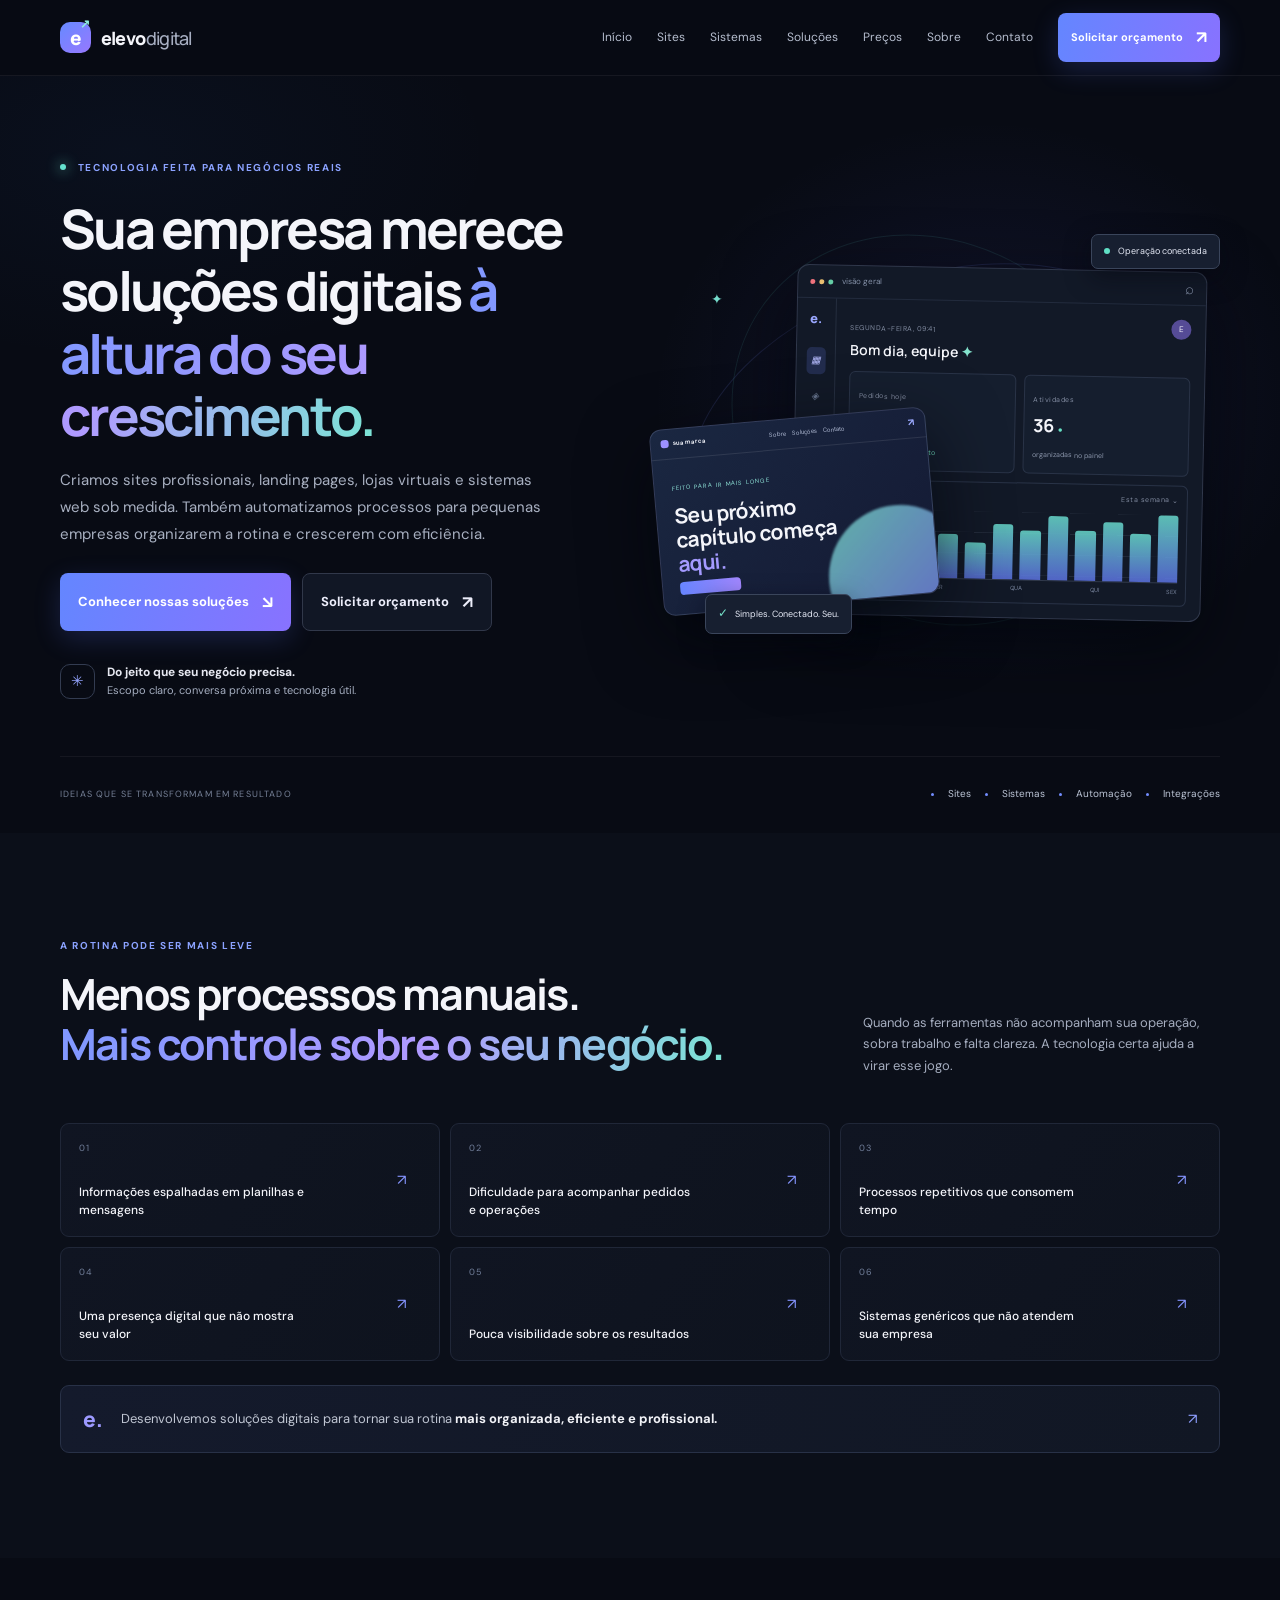
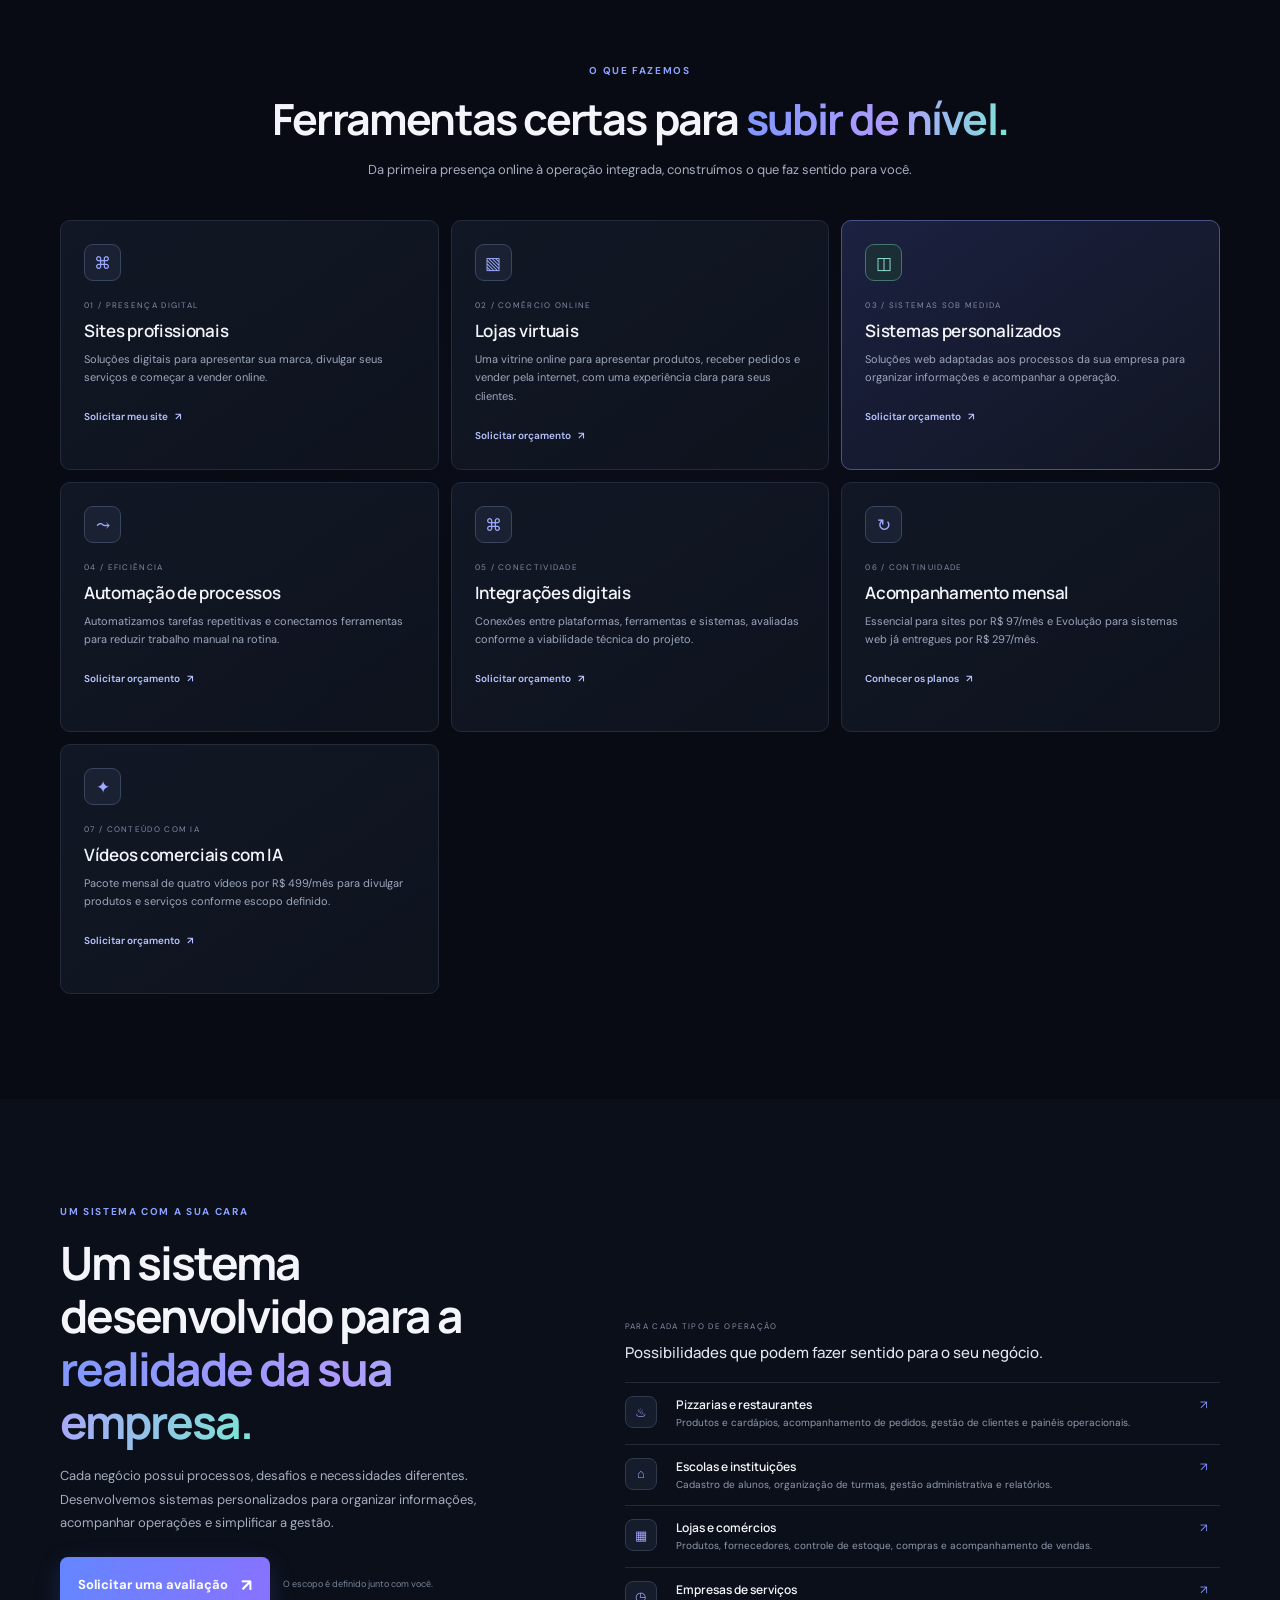
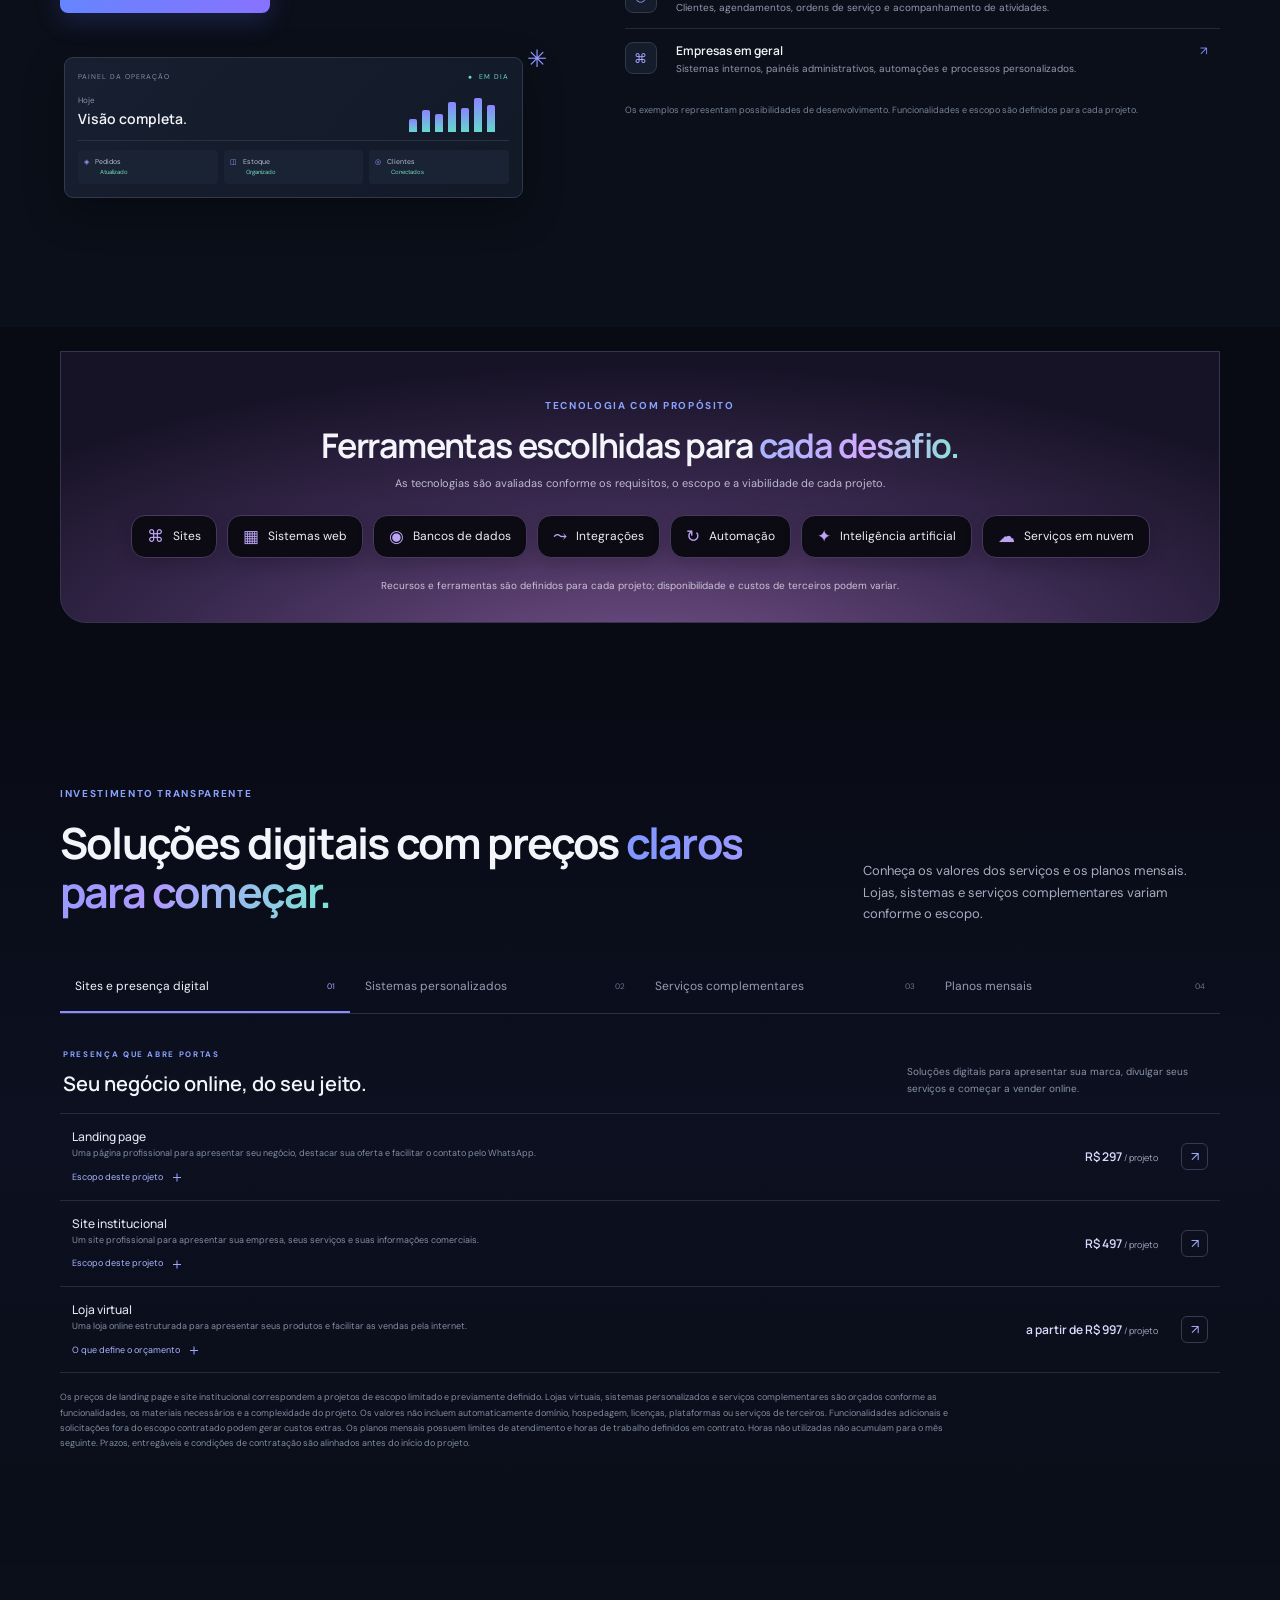
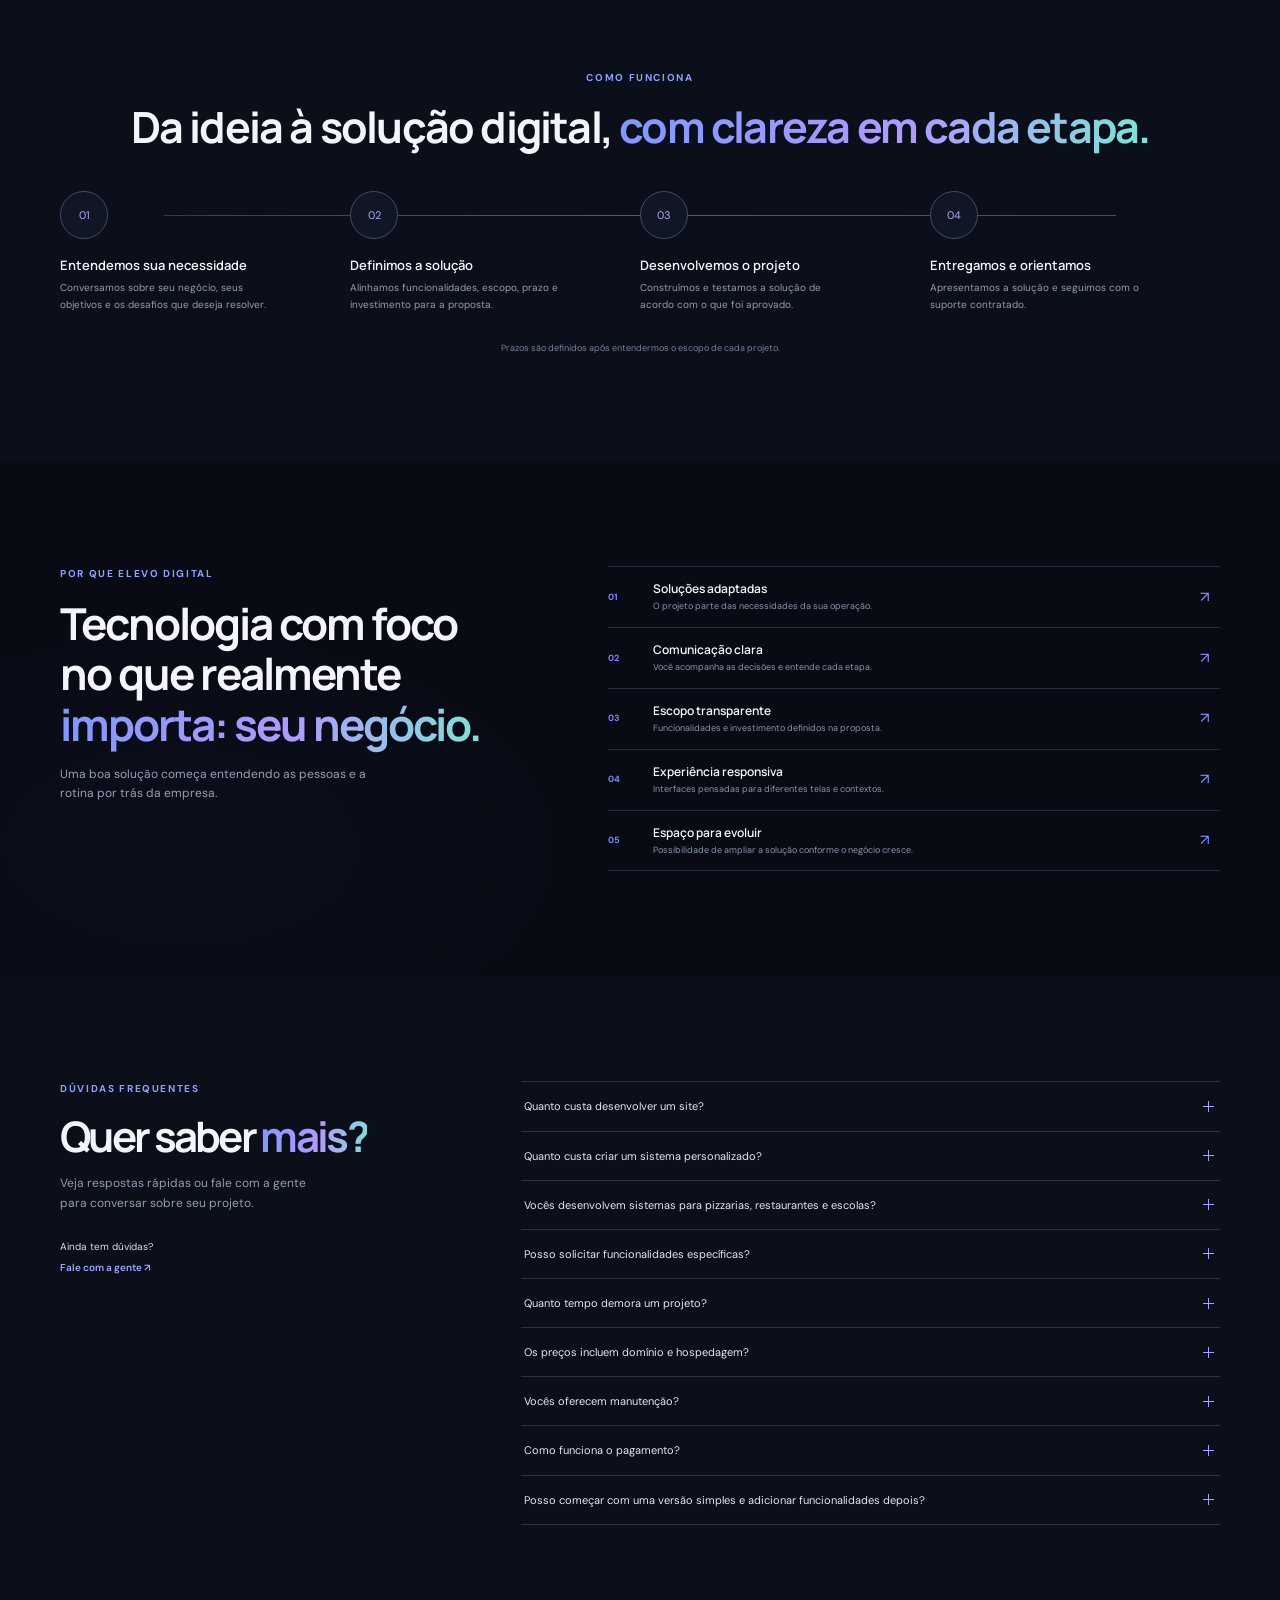
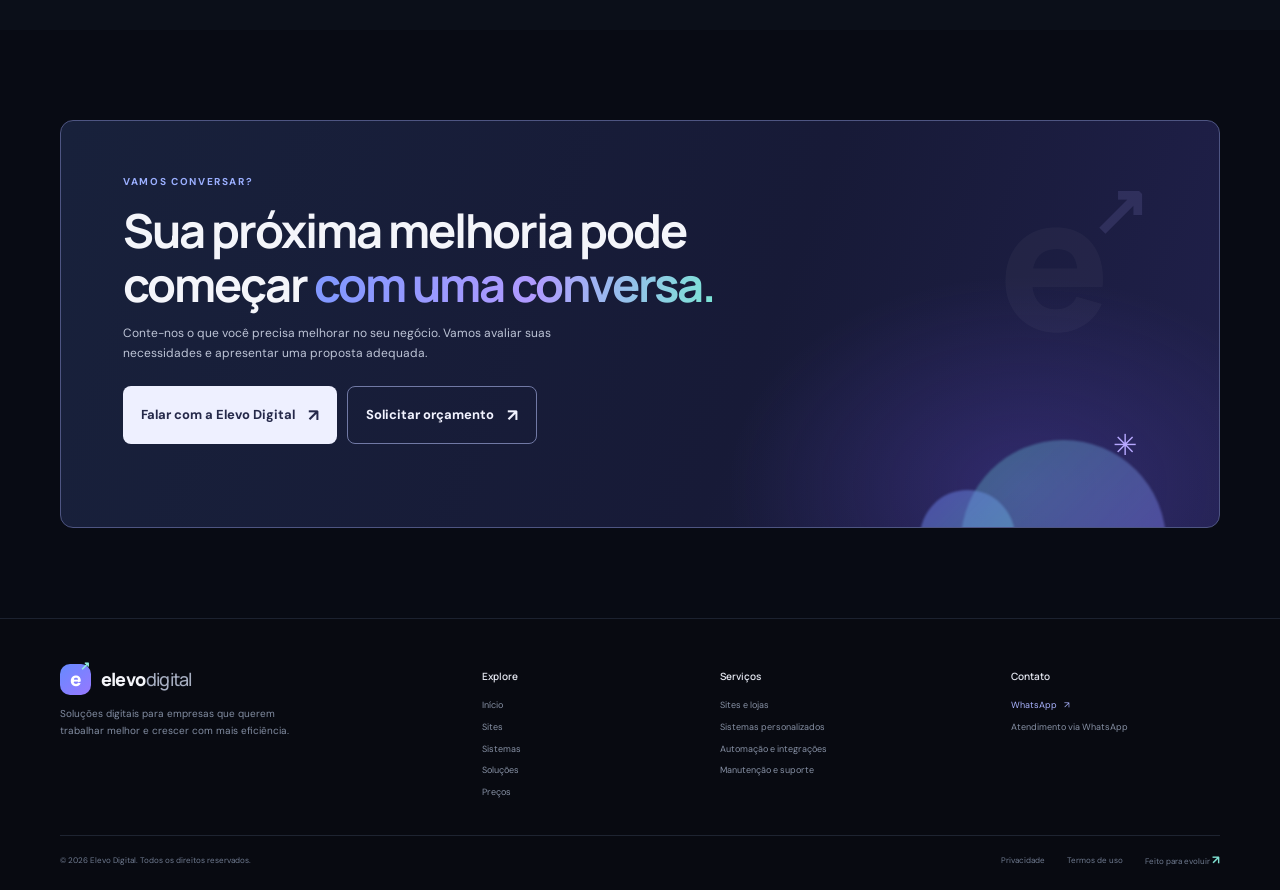
<file: index.html>
<!doctype html>
<html lang="pt-BR">
<head>
  <meta charset="utf-8">
  <meta name="viewport" content="width=device-width, initial-scale=1">
  <meta name="theme-color" content="#080b14">
  <meta name="description" content="Criação de sites profissionais, landing pages, lojas virtuais e sistemas web sob medida. Automação de processos e manutenção para pequenas empresas no Brasil.">
  <meta name="robots" content="index,follow,max-image-preview:large">
  <meta property="og:type" content="website">
  <meta property="og:site_name" content="Elevo Digital">
  <meta property="og:title" content="Elevo Digital | Criação de Sites, Sistemas Web e Automação">
  <meta property="og:description" content="Criação de sites profissionais, landing pages, lojas virtuais e sistemas web sob medida para empresas. Conheça a Elevo Digital.">
  <meta property="og:locale" content="pt_BR">
  <meta name="twitter:card" content="summary">
  <meta name="twitter:title" content="Elevo Digital | Criação de Sites, Sistemas Web e Automação">
  <meta name="twitter:description" content="Sites, landing pages, lojas virtuais e sistemas web sob medida para empresas brasileiras.">
  <link rel="icon" type="image/svg+xml" href="assets/favicon.svg">
  <title>Elevo Digital | Criação de Sites, Sistemas Web e Automação</title>
  <link rel="preconnect" href="https://fonts.googleapis.com">
  <link rel="preconnect" href="https://fonts.gstatic.com" crossorigin>
  <link href="https://fonts.googleapis.com/css2?family=DM+Sans:wght@400;500;600;700&family=Manrope:wght@400;500;600;700;800&display=swap" rel="stylesheet">
  <link rel="stylesheet" href="styles.css">
  <script src="config.js" defer></script>
  <script src="script.js" defer></script>
</head>
<body>
  <a class="skip-link" href="#conteudo">Pular para o conteúdo</a>
  <header class="site-header">
    <div class="container nav-wrap">
      <a class="brand" href="#inicio" aria-label="Elevo Digital, início"><span class="brand-mark" aria-hidden="true">e<span>↗</span></span><span>elevo<span class="brand-light">digital</span></span></a>
      <button class="menu-toggle" type="button" aria-expanded="false" aria-controls="site-nav" aria-label="Abrir menu"><span></span><span></span></button>
      <nav id="site-nav" class="site-nav" aria-label="Navegação principal">
        <a href="#inicio">Início</a><a href="#sites">Sites</a><a href="#sistemas">Sistemas</a><a href="#solucoes">Soluções</a><a href="#precos">Preços</a><a href="#sobre">Sobre</a><a href="#contato">Contato</a>
        <a class="button button-small nav-cta" href="#contato" data-quote="Orçamento geral">Solicitar orçamento <span aria-hidden="true">↗</span></a>
      </nav>
    </div>
  </header>

  <main id="conteudo">
    <section class="hero section" id="inicio">
      <div class="container hero-grid">
        <div class="hero-copy">
          <div class="eyebrow"><span class="pulse"></span> TECNOLOGIA FEITA PARA NEGÓCIOS REAIS</div>
          <h1>Sua empresa merece soluções digitais <span>à altura do seu crescimento.</span></h1>
          <p class="hero-lede">Criamos sites profissionais, landing pages, lojas virtuais e sistemas web sob medida. Também automatizamos processos para pequenas empresas organizarem a rotina e crescerem com eficiência.</p>
          <div class="hero-actions"><a class="button" href="#solucoes">Conhecer nossas soluções <span aria-hidden="true">↘</span></a><a class="button button-ghost" href="#contato" data-quote="Orçamento geral">Solicitar orçamento <span aria-hidden="true">↗</span></a></div>
          <div class="hero-proof"><div class="proof-icon" aria-hidden="true">✳</div><p><strong>Do jeito que seu negócio precisa.</strong><br>Escopo claro, conversa próxima e tecnologia útil.</p></div>
        </div>
        <div class="hero-art" role="img" aria-label="Painel digital de gestão conectado à prévia de um site profissional">
          <div class="orbit orbit-one"></div><div class="orbit orbit-two"></div>
          <div class="float-chip chip-top"><span class="chip-dot"></span> Operação conectada</div>
          <div class="dashboard window-card">
            <div class="window-top"><div class="window-dots"><i></i><i></i><i></i></div><span>visão geral</span><span class="window-plus">⌕</span></div>
            <div class="dash-body"><aside class="dash-side"><b class="mini-logo">e.</b><i class="side-active">▦</i><i>◈</i><i>◎</i><i>⌁</i><i>⚙</i></aside><div class="dash-main"><div class="dash-heading"><div><small>SEGUNDA-FEIRA, 09:41</small><h3>Bom dia, equipe <span>✦</span></h3></div><span class="dash-avatar">E</span></div><div class="metric-row"><div class="metric"><small>Pedidos hoje</small><strong>128</strong><span class="positive">↗ em acompanhamento</span></div><div class="metric"><small>Atividades</small><strong>36 <i>●</i></strong><span>organizadas no painel</span></div></div><div class="chart-card"><div class="chart-label"><span>Visão da operação</span><small>Esta semana&nbsp;⌄</small></div><div class="chart"><span style="height:33%"></span><span style="height:48%"></span><span style="height:42%"></span><span style="height:67%"></span><span style="height:55%"></span><span style="height:83%"></span><span style="height:74%"></span><span style="height:96%"></span><span style="height:76%"></span><span style="height:89%"></span><span style="height:72%"></span><span style="height:100%"></span></div><div class="chart-days"><span>SEG</span><span>TER</span><span>QUA</span><span>QUI</span><span>SEX</span></div></div></div></div>
          </div>
          <div class="site-preview window-card"><div class="preview-bar"><span class="preview-logo"><i></i> sua marca</span><span>Sobre&nbsp;&nbsp; Soluções&nbsp;&nbsp; Contato</span><b>↗</b></div><div class="preview-content"><small>FEITO PARA IR MAIS LONGE</small><strong>Seu próximo<br>capítulo começa<br><em>aqui.</em></strong><span class="preview-button"></span></div><div class="preview-sun"></div></div>
          <div class="float-chip chip-bottom"><span class="check">✓</span> Simples. Conectado. Seu.</div>
          <div class="decor decor-a">✳</div><div class="decor decor-b">✦</div>
        </div>
      </div>
      <div class="container hero-bottom"><span>IDEIAS QUE SE TRANSFORMAM EM RESULTADO</span><div><i></i> Sites <i></i> Sistemas <i></i> Automação <i></i> Integrações</div></div>
    </section>

    <section class="section pain-section" id="sobre"><div class="container">
      <div class="section-heading two-col"><div><div class="eyebrow">A ROTINA PODE SER MAIS LEVE</div><h2>Menos processos manuais.<br><span>Mais controle sobre o seu negócio.</span></h2></div><p>Quando as ferramentas não acompanham sua operação, sobra trabalho e falta clareza. A tecnologia certa ajuda a virar esse jogo.</p></div>
      <div class="pain-grid"><article class="pain-card"><span>01</span><b>Informações espalhadas em planilhas e mensagens</b><i>↗</i></article><article class="pain-card"><span>02</span><b>Dificuldade para acompanhar pedidos e operações</b><i>↗</i></article><article class="pain-card"><span>03</span><b>Processos repetitivos que consomem tempo</b><i>↗</i></article><article class="pain-card"><span>04</span><b>Uma presença digital que não mostra seu valor</b><i>↗</i></article><article class="pain-card"><span>05</span><b>Pouca visibilidade sobre os resultados</b><i>↗</i></article><article class="pain-card"><span>06</span><b>Sistemas genéricos que não atendem sua empresa</b><i>↗</i></article></div>
      <div class="statement"><span class="statement-mark">e.</span><p>Desenvolvemos soluções digitais para tornar sua rotina <strong>mais organizada, eficiente e profissional.</strong></p><span class="statement-arrow">↗</span></div>
    </div></section>

    <section class="section services-section" id="solucoes"><div class="container">
      <div class="section-heading center"><div class="eyebrow">O QUE FAZEMOS</div><h2>Ferramentas certas para <span>subir de nível.</span></h2><p>Da primeira presença online à operação integrada, construímos o que faz sentido para você.</p></div>
      <div class="services-grid">
        <article class="service-card" id="sites"><div class="service-icon">⌘</div><div class="service-number">01 / PRESENÇA DIGITAL</div><h3>Sites profissionais</h3><p>Soluções digitais para apresentar sua marca, divulgar seus serviços e começar a vender online.</p><a href="#contato" data-quote="Sites profissionais">Solicitar meu site <span>↗</span></a></article>
        <article class="service-card"><div class="service-icon">▧</div><div class="service-number">02 / COMÉRCIO ONLINE</div><h3>Lojas virtuais</h3><p>Uma vitrine online para apresentar produtos, receber pedidos e vender pela internet, com uma experiência clara para seus clientes.</p><a href="#contato" data-quote="Loja virtual">Solicitar orçamento <span>↗</span></a></article>
        <article class="service-card featured"><div class="service-icon">◫</div><div class="service-number">03 / SISTEMAS SOB MEDIDA</div><h3>Sistemas personalizados</h3><p>Soluções web adaptadas aos processos da sua empresa para organizar informações e acompanhar a operação.</p><a href="#contato" data-quote="Sistema personalizado">Solicitar orçamento <span>↗</span></a></article>
        <article class="service-card"><div class="service-icon">⤳</div><div class="service-number">04 / EFICIÊNCIA</div><h3>Automação de processos</h3><p>Automatizamos tarefas repetitivas e conectamos ferramentas para reduzir trabalho manual na rotina.</p><a href="#contato" data-quote="Automação de processos">Solicitar orçamento <span>↗</span></a></article>
        <article class="service-card"><div class="service-icon">⌘</div><div class="service-number">05 / CONECTIVIDADE</div><h3>Integrações digitais</h3><p>Conexões entre plataformas, ferramentas e sistemas, avaliadas conforme a viabilidade técnica do projeto.</p><a href="#contato" data-quote="Integração entre ferramentas">Solicitar orçamento <span>↗</span></a></article>
        <article class="service-card"><div class="service-icon">↻</div><div class="service-number">06 / CONTINUIDADE</div><h3>Acompanhamento mensal</h3><p>Essencial para sites por R$ 97/mês e Evolução para sistemas web já entregues por R$ 297/mês.</p><a href="#precos" data-tab-link="price-monthly">Conhecer os planos <span>↗</span></a></article>
        <article class="service-card"><div class="service-icon">✦</div><div class="service-number">07 / CONTEÚDO COM IA</div><h3>Vídeos comerciais com IA</h3><p>Pacote mensal de quatro vídeos por R$ 499/mês para divulgar produtos e serviços conforme escopo definido.</p><a href="#contato" data-quote="Vídeos comerciais com IA">Solicitar orçamento <span>↗</span></a></article>
      </div>
    </div></section>

    <section class="section systems-section" id="sistemas"><div class="container systems-grid"><div class="systems-copy"><div class="eyebrow">UM SISTEMA COM A SUA CARA</div><h2>Um sistema desenvolvido para a <span>realidade da sua empresa.</span></h2><p>Cada negócio possui processos, desafios e necessidades diferentes. Desenvolvemos sistemas personalizados para organizar informações, acompanhar operações e simplificar a gestão.</p><div class="systems-cta"><a class="button" href="#contato" data-quote="Sistema web sob medida">Solicitar uma avaliação <span>↗</span></a><small>O escopo é definido junto com você.</small></div><div class="system-visual"><div class="system-window"><div class="sys-top"><span>PAINEL DA OPERAÇÃO</span><span class="sys-online">●&nbsp; EM DIA</span></div><div class="sys-summary"><div><small>Hoje</small><strong>Visão completa.</strong></div><div class="sys-chart"><i></i><i></i><i></i><i></i><i></i><i></i><i></i></div></div><div class="sys-lines"><span><i>◈</i> Pedidos <b>Atualizado</b></span><span><i>◫</i> Estoque <b>Organizado</b></span><span><i>◎</i> Clientes <b>Conectados</b></span></div></div><span class="sys-orbit">✳</span></div></div>
      <div class="industry-list"><div class="industry-intro"><span>PARA CADA TIPO DE OPERAÇÃO</span><p>Possibilidades que podem fazer sentido para o seu negócio.</p></div>
        <article class="industry"><div class="industry-icon">♨</div><div><h3>Pizzarias e restaurantes</h3><p>Produtos e cardápios, acompanhamento de pedidos, gestão de clientes e painéis operacionais.</p></div><span>↗</span></article>
        <article class="industry"><div class="industry-icon">⌂</div><div><h3>Escolas e instituições</h3><p>Cadastro de alunos, organização de turmas, gestão administrativa e relatórios.</p></div><span>↗</span></article>
        <article class="industry"><div class="industry-icon">▦</div><div><h3>Lojas e comércios</h3><p>Produtos, fornecedores, controle de estoque, compras e acompanhamento de vendas.</p></div><span>↗</span></article>
        <article class="industry"><div class="industry-icon">◷</div><div><h3>Empresas de serviços</h3><p>Clientes, agendamentos, ordens de serviço e acompanhamento de atividades.</p></div><span>↗</span></article>
        <article class="industry"><div class="industry-icon">⌘</div><div><h3>Empresas em geral</h3><p>Sistemas internos, painéis administrativos, automações e processos personalizados.</p></div><span>↗</span></article>
        <p class="industry-note">Os exemplos representam possibilidades de desenvolvimento. Funcionalidades e escopo são definidos para cada projeto.</p>
      </div></div></section>

    <section class="technology-strip" aria-labelledby="technology-title"><div class="container technology-inner"><div class="technology-heading"><span class="eyebrow">TECNOLOGIA COM PROPÓSITO</span><h2 id="technology-title">Ferramentas escolhidas para <span>cada desafio.</span></h2><p>As tecnologias são avaliadas conforme os requisitos, o escopo e a viabilidade de cada projeto.</p></div><ul class="technology-list" aria-label="Áreas e recursos tecnológicos"><li><span aria-hidden="true">⌘</span> Sites</li><li><span aria-hidden="true">▦</span> Sistemas web</li><li><span aria-hidden="true">◉</span> Bancos de dados</li><li><span aria-hidden="true">⤳</span> Integrações</li><li><span aria-hidden="true">↻</span> Automação</li><li><span aria-hidden="true">✦</span> Inteligência artificial</li><li><span aria-hidden="true">☁</span> Serviços em nuvem</li></ul><small class="technology-note">Recursos e ferramentas são definidos para cada projeto; disponibilidade e custos de terceiros podem variar.</small></div></section>

    <section class="section pricing-section" id="precos"><div class="container"><div class="section-heading two-col pricing-heading"><div><div class="eyebrow">INVESTIMENTO TRANSPARENTE</div><h2>Soluções digitais com preços <span>claros para começar.</span></h2></div><p>Conheça os valores dos serviços e os planos mensais. Lojas, sistemas e serviços complementares variam conforme o escopo.</p></div>
      <div class="price-tabs" role="tablist" aria-label="Categorias de preços"><button class="price-tab active" role="tab" aria-selected="true" aria-controls="price-sites" id="tab-sites" data-tab="price-sites">Sites e presença digital <span>01</span></button><button class="price-tab" role="tab" aria-selected="false" aria-controls="price-systems" id="tab-systems" data-tab="price-systems">Sistemas personalizados <span>02</span></button><button class="price-tab" role="tab" aria-selected="false" aria-controls="price-extras" id="tab-extras" data-tab="price-extras">Serviços complementares <span>03</span></button><button class="price-tab" role="tab" aria-selected="false" aria-controls="price-monthly" id="tab-monthly" data-tab="price-monthly">Planos mensais <span>04</span></button></div>
      <div class="price-panel active" id="price-sites" role="tabpanel" aria-labelledby="tab-sites"><div class="price-intro"><div><span class="eyebrow">PRESENÇA QUE ABRE PORTAS</span><h3>Seu negócio online, do seu jeito.</h3></div><p>Soluções digitais para apresentar sua marca, divulgar seus serviços e começar a vender online.</p></div><div class="price-list">
        <article class="price-item"><div><h4>Landing page</h4><p>Uma página profissional para apresentar seu negócio, destacar sua oferta e facilitar o contato pelo WhatsApp.</p><details class="offer-details"><summary>Escopo deste projeto <span></span></summary><ul><li>Uma página responsiva para apresentar o negócio ou a oferta.</li><li>Seção de serviços ou benefícios e botão de contato pelo WhatsApp.</li><li>Informações e materiais fornecidos pelo cliente.</li><li>Configuração básica de títulos e metadados para SEO.</li><li>Uma rodada de ajustes dentro do escopo acordado.</li><li>Não inclui funcionalidades complexas, páginas adicionais ilimitadas, sistemas personalizados ou loja virtual.</li></ul></details></div><strong>R$ 297 <small>/ projeto</small></strong><a href="#contato" data-quote="Landing page" aria-label="Quero uma landing page por R$ 297">↗</a></article>
        <article class="price-item"><div><h4>Site institucional</h4><p>Um site profissional para apresentar sua empresa, seus serviços e suas informações comerciais.</p><details class="offer-details"><summary>Escopo deste projeto <span></span></summary><ul><li>Site institucional de escopo limitado, com até quatro páginas ou seções equivalentes conforme definição prévia.</li><li>Apresentação da empresa, dos serviços, das informações comerciais e das formas de contato.</li><li>Botão de WhatsApp, layout responsivo e configuração básica de SEO.</li><li>Uma rodada de ajustes dentro do escopo acordado.</li><li>Não é ilimitado: páginas adicionais, recursos extras e integrações especiais são orçados separadamente.</li></ul></details></div><strong>R$ 497 <small>/ projeto</small></strong><a href="#contato" data-quote="Site institucional" aria-label="Solicitar site institucional por R$ 497">↗</a></article>
        <article class="price-item"><div><h4>Loja virtual</h4><p>Uma loja online estruturada para apresentar seus produtos e facilitar as vendas pela internet.</p><details class="offer-details"><summary>O que define o orçamento <span></span></summary><p>O valor varia conforme o catálogo, meios de pagamento, regras de frete, integrações, plataforma e funcionalidades. Esses itens não estão automaticamente incluídos no preço inicial.</p></details></div><strong>a partir de R$ 997 <small>/ projeto</small></strong><a href="#contato" data-quote="Loja virtual" aria-label="Solicitar orçamento para loja virtual a partir de R$ 997">↗</a></article></div></div>
      <div class="price-panel" id="price-systems" role="tabpanel" aria-labelledby="tab-systems" hidden><div class="price-intro"><div><span class="eyebrow">PROCESSOS SOB CONTROLE</span><h3>Ferramentas que trabalham com você.</h3></div><p>Sistemas desenvolvidos conforme as necessidades da sua empresa para organizar processos, automatizar tarefas e melhorar a gestão.</p></div><div class="price-list">
        <article class="price-item"><div><h4>Sistema web sob medida</h4><p>Funcionalidades, módulos, usuários e integrações definidos de acordo com os requisitos do projeto.</p><details class="offer-details"><summary>Possíveis aplicações <span></span></summary><ul><li>Sistemas de gestão e painéis administrativos.</li><li>Controle de pedidos e gestão de clientes.</li><li>Automação de processos.</li><li>Relatórios, indicadores e integrações com serviços externos.</li></ul><p>São possibilidades de desenvolvimento, não funcionalidades automaticamente incluídas. O preço final depende da complexidade, requisitos, integrações e escopo aprovado.</p></details></div><strong>a partir de R$ 1.990 <small>/ projeto</small></strong><a href="#contato" data-quote="Sistema web sob medida" aria-label="Solicitar orçamento para sistema web sob medida a partir de R$ 1.990">↗</a></article></div><div class="systems-cta"><a class="button" href="#contato" data-quote="Sistema web sob medida">Solicitar orçamento <span>↗</span></a><small>O escopo é definido junto com você. Já tem um sistema entregue? <a href="#precos" data-tab-link="price-monthly">Conheça o plano Evolução por R$ 297/mês.</a></small></div></div>
      <div class="price-panel" id="price-extras" role="tabpanel" aria-labelledby="tab-extras" hidden><div class="price-intro"><div><span class="eyebrow">UM PASSO A MAIS</span><h3>Conte com apoio quando precisar.</h3></div><p>Serviços contratados conforme a necessidade e as condições da proposta.</p></div><div class="price-list">
        <article class="price-item"><div><h4>Integração entre ferramentas</h4></div><strong>a partir de R$ 297</strong><a href="#contato" data-quote="Integração entre ferramentas" aria-label="Solicitar orçamento para Integração">↗</a></article>
        <article class="price-item"><div><h4>Automação de tarefas e processos</h4></div><strong>a partir de R$ 397</strong><a href="#contato" data-quote="Automação de processos" aria-label="Solicitar orçamento para Automação">↗</a></article>
        <article class="price-item"><div><h4>Treinamento de utilização</h4></div><strong>a partir de R$ 97 <small>/ sessão</small></strong><a href="#contato" data-quote="Treinamento de utilização" aria-label="Solicitar orçamento para Treinamento">↗</a></article>
        <article class="price-item"><div><h4>Vídeos comerciais com IA</h4><p>Pacote mensal de quatro vídeos. Duração, formatos, revisões e materiais necessários seguem o escopo definido.</p></div><strong>R$ 499 <small>/ mês</small></strong><a href="#contato" data-quote="Vídeos comerciais com IA" aria-label="Solicitar pacote de quatro vídeos comerciais com IA por R$ 499 mensais">↗</a></article>
      </div></div>
      <div class="price-panel" id="price-monthly" role="tabpanel" aria-labelledby="tab-monthly" hidden><div class="price-intro"><div><span class="eyebrow">ACOMPANHAMENTO CONTÍNUO</span><h3>Planos para sites e sistemas.</h3></div><p>O Essencial é voltado a sites; o Evolução é para acompanhamento e melhorias de sistemas web já entregues.</p></div><div class="monthly-plans">
        <article class="monthly-plan"><span class="plan-kicker">PARA SITES</span><h3>Elevo Essencial</h3><p class="plan-price">R$ 97<span>/mês</span></p><p class="plan-fit">Para manter o site acompanhado, sem horas de alterações mensais.</p><ul><li>Acompanhamento técnico e verificações periódicas.</li><li>Atualizações compatíveis com a infraestrutura do projeto.</li><li>Verificações de páginas, links e backups conforme os recursos disponíveis.</li><li>Não inclui horas mensais de desenvolvimento.</li></ul><a class="button button-ghost" href="#contato" data-quote="Plano Elevo Essencial">Solicitar este plano <span>↗</span></a></article>
        <article class="monthly-plan"><span class="plan-kicker">PARA SISTEMAS WEB ENTREGUES</span><h3>Elevo Evolução</h3><p class="plan-price">R$ 297<span>/mês</span></p><p class="plan-fit">Para acompanhar um sistema web já entregue e realizar pequenos aprimoramentos.</p><ul><li>Acompanhamento técnico do sistema.</li><li>Até uma hora mensal para pequenos ajustes e melhorias.</li><li>Priorização das demandas dentro das horas disponíveis.</li><li>Testes e resumo das alterações realizadas.</li></ul><a class="button button-ghost" href="#contato" data-quote="Plano Elevo Evolução">Solicitar este plano <span>↗</span></a></article>
      </div><div class="plan-terms"><p>As horas não utilizadas não acumulam para o mês seguinte, e as horas incluídas não garantem a conclusão de qualquer demanda, independentemente da complexidade.</p><p>Serviços de terceiros, licenças, domínio e hospedagem podem ser cobrados à parte. Funcionalidades extensas ou fora do escopo podem exigir orçamento adicional. Atendimento, renovação e cancelamento seguem as condições contratuais.</p></div></div>
      <p class="price-disclaimer">Os preços de landing page e site institucional correspondem a projetos de escopo limitado e previamente definido. Lojas virtuais, sistemas personalizados e serviços complementares são orçados conforme as funcionalidades, os materiais necessários e a complexidade do projeto. Os valores não incluem automaticamente domínio, hospedagem, licenças, plataformas ou serviços de terceiros. Funcionalidades adicionais e solicitações fora do escopo contratado podem gerar custos extras. Os planos mensais possuem limites de atendimento e horas de trabalho definidos em contrato. Horas não utilizadas não acumulam para o mês seguinte. Prazos, entregáveis e condições de contratação são alinhados antes do início do projeto.</p>
    </div></section>

    <section class="section process-section"><div class="container"><div class="section-heading center"><div class="eyebrow">COMO FUNCIONA</div><h2>Da ideia à solução digital, <span>com clareza em cada etapa.</span></h2></div><div class="steps-grid"><article class="step"><span>01</span><div class="step-icon">◉</div><h3>Entendemos sua necessidade</h3><p>Conversamos sobre seu negócio, seus objetivos e os desafios que deseja resolver.</p></article><article class="step"><span>02</span><div class="step-icon">⌕</div><h3>Definimos a solução</h3><p>Alinhamos funcionalidades, escopo, prazo e investimento para a proposta.</p></article><article class="step"><span>03</span><div class="step-icon">✳</div><h3>Desenvolvemos o projeto</h3><p>Construímos e testamos a solução de acordo com o que foi aprovado.</p></article><article class="step"><span>04</span><div class="step-icon">↗</div><h3>Entregamos e orientamos</h3><p>Apresentamos a solução e seguimos com o suporte contratado.</p></article></div><p class="timeline-note">Prazos são definidos após entendermos o escopo de cada projeto.</p></div></section>

    <section class="section why-section"><div class="container why-grid"><div><div class="eyebrow">POR QUE ELEVO DIGITAL</div><h2>Tecnologia com foco no que realmente <span>importa: seu negócio.</span></h2><p>Uma boa solução começa entendendo as pessoas e a rotina por trás da empresa.</p></div><div class="why-list"><article><b>01</b><div><h3>Soluções adaptadas</h3><p>O projeto parte das necessidades da sua operação.</p></div><span>↗</span></article><article><b>02</b><div><h3>Comunicação clara</h3><p>Você acompanha as decisões e entende cada etapa.</p></div><span>↗</span></article><article><b>03</b><div><h3>Escopo transparente</h3><p>Funcionalidades e investimento definidos na proposta.</p></div><span>↗</span></article><article><b>04</b><div><h3>Experiência responsiva</h3><p>Interfaces pensadas para diferentes telas e contextos.</p></div><span>↗</span></article><article><b>05</b><div><h3>Espaço para evoluir</h3><p>Possibilidade de ampliar a solução conforme o negócio cresce.</p></div><span>↗</span></article></div></div></section>

    <section class="section faq-section" id="faq"><div class="container faq-grid"><div class="faq-title"><div class="eyebrow">DÚVIDAS FREQUENTES</div><h2>Quer saber <span>mais?</span></h2><p>Veja respostas rápidas ou fale com a gente para conversar sobre seu projeto.</p><a href="#contato" data-quote="Dúvida sobre soluções">Ainda tem dúvidas? <span>Fale com a gente ↗</span></a></div><div class="faq-list">
      <details><summary>Quanto custa desenvolver um site?<span></span></summary><p>A landing page custa R$ 297 por projeto, o site institucional custa R$ 497 e a loja virtual começa em R$ 997 por projeto. Os dois primeiros têm escopo limitado, definido previamente.</p></details>
      <details><summary>Quanto custa criar um sistema personalizado?<span></span></summary><p>Um sistema web sob medida começa em R$ 1.990 por projeto. A proposta considera funcionalidades, módulos, integrações, complexidade e regras da operação.</p></details>
      <details><summary>Vocês desenvolvem sistemas para pizzarias, restaurantes e escolas?<span></span></summary><p>Sim. Podemos avaliar projetos para esses e outros segmentos. Os exemplos desta página são possibilidades, não um produto único com funcionalidades pré-definidas.</p></details>
      <details><summary>Posso solicitar funcionalidades específicas?<span></span></summary><p>Sim. Vamos entender sua necessidade e avaliar a viabilidade técnica para incluir as funcionalidades na proposta.</p></details>
      <details><summary>Quanto tempo demora um projeto?<span></span></summary><p>O prazo é definido depois de entender o escopo, as funcionalidades e os materiais necessários para o projeto.</p></details>
      <details><summary>Os preços incluem domínio e hospedagem?<span></span></summary><p>Custos de domínio, hospedagem, plataformas e serviços de terceiros são informados separadamente quando aplicáveis.</p></details>
      <details><summary>Vocês oferecem manutenção?<span></span></summary><p>Sim. O Essencial acompanha sites por R$ 97/mês. O Evolução acompanha sistemas web já entregues por R$ 297/mês, com até uma hora mensal para pequenos ajustes. O desenvolvimento do sistema é orçado à parte, a partir de R$ 1.990 por projeto.</p></details>
      <details><summary>Como funciona o pagamento?<span></span></summary><p>As condições de pagamento são apresentadas na proposta de cada projeto, conforme o escopo acordado.</p></details>
      <details><summary>Posso começar com uma versão simples e adicionar funcionalidades depois?<span></span></summary><p>Podemos planejar uma primeira versão e avaliar evoluções futuras conforme as necessidades do negócio.</p></details>
    </div></div></section>

    <section class="section contact-section" id="contato"><div class="container"><div class="contact-card"><div class="contact-decoration">e<span>↗</span></div><div class="contact-content"><div class="eyebrow">VAMOS CONVERSAR?</div><h2>Sua próxima melhoria pode começar <span>com uma conversa.</span></h2><p>Conte-nos o que você precisa melhorar no seu negócio. Vamos avaliar suas necessidades e apresentar uma proposta adequada.</p><div class="contact-actions"><a class="button button-light" href="#" data-contact="whatsapp">Falar com a Elevo Digital <span>↗</span></a><a class="button button-outline-light" href="#" data-quote="Orçamento geral">Solicitar orçamento <span>↗</span></a></div><p class="contact-hint" id="contact-hint" aria-live="polite"></p></div><div class="contact-orb orb-a"></div><div class="contact-orb orb-b"></div><div class="contact-spark">✳</div></div></div></section>
  </main>

  <footer class="site-footer"><div class="container"><div class="footer-main"><div class="footer-about"><a class="brand" href="#inicio"><span class="brand-mark" aria-hidden="true">e<span>↗</span></span><span>elevo<span class="brand-light">digital</span></span></a><p>Soluções digitais para empresas que querem trabalhar melhor e crescer com mais eficiência.</p></div><div class="footer-col"><h3>Explore</h3><a href="#inicio">Início</a><a href="#sites">Sites</a><a href="#sistemas">Sistemas</a><a href="#solucoes">Soluções</a><a href="#precos">Preços</a></div><div class="footer-col"><h3>Serviços</h3><a href="#sites">Sites e lojas</a><a href="#sistemas">Sistemas personalizados</a><a href="#solucoes">Automação e integrações</a><a href="#precos">Manutenção e suporte</a></div><div class="footer-col footer-contact"><h3>Contato</h3><a href="#contato" data-contact="whatsapp" class="contact-status">WhatsApp <span>↗</span></a><p>Atendimento via WhatsApp</p></div></div><div class="footer-bottom"><span>© <span id="current-year"></span> Elevo Digital. Todos os direitos reservados.</span><div><a href="privacidade.html">Privacidade</a><a href="termos.html">Termos de uso</a><span>Feito para evoluir <b>↗</b></span></div></div></div></footer>
  <div class="toast" id="toast" role="status" aria-live="polite"></div>
</body>
</html>
</file>
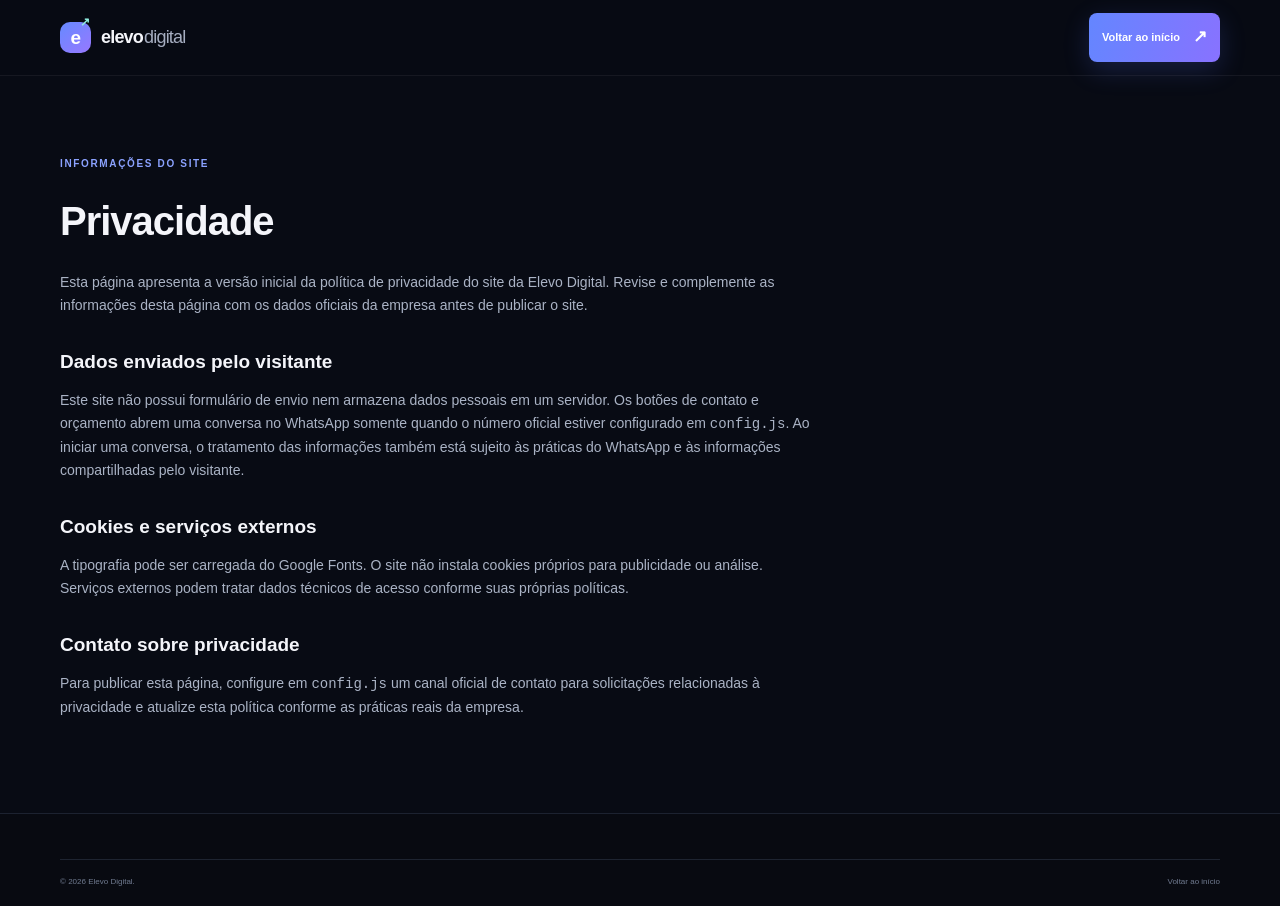
<file: privacidade.html>
<!doctype html><html lang="pt-BR"><head><meta charset="utf-8"><meta name="viewport" content="width=device-width, initial-scale=1"><meta name="description" content="Informações de privacidade do site Elevo Digital."><title>Privacidade — Elevo Digital</title><link rel="icon" type="image/svg+xml" href="assets/favicon.svg"><link rel="stylesheet" href="styles.css"><script src="config.js" defer></script><script src="script.js" defer></script></head><body><header class="site-header"><div class="container nav-wrap"><a class="brand" href="index.html"><span class="brand-mark">e<span>↗</span></span><span>elevo<span class="brand-light">digital</span></span></a><a class="button button-small" href="index.html">Voltar ao início <span>↗</span></a></div></header><main class="container legal-page"><div class="eyebrow">INFORMAÇÕES DO SITE</div><h1>Privacidade</h1><p>Esta página apresenta a versão inicial da política de privacidade do site da Elevo Digital. Revise e complemente as informações desta página com os dados oficiais da empresa antes de publicar o site.</p><h2>Dados enviados pelo visitante</h2><p>Este site não possui formulário de envio nem armazena dados pessoais em um servidor. Os botões de contato e orçamento abrem uma conversa no WhatsApp somente quando o número oficial estiver configurado em <code>config.js</code>. Ao iniciar uma conversa, o tratamento das informações também está sujeito às práticas do WhatsApp e às informações compartilhadas pelo visitante.</p><h2>Cookies e serviços externos</h2><p>A tipografia pode ser carregada do Google Fonts. O site não instala cookies próprios para publicidade ou análise. Serviços externos podem tratar dados técnicos de acesso conforme suas próprias políticas.</p><h2>Contato sobre privacidade</h2><p>Para publicar esta página, configure em <code>config.js</code> um canal oficial de contato para solicitações relacionadas à privacidade e atualize esta política conforme as práticas reais da empresa.</p></main><footer class="site-footer"><div class="container footer-bottom"><span>© <span id="year"></span> Elevo Digital.</span><a href="index.html">Voltar ao início</a></div></footer><script>document.getElementById('year').textContent=new Date().getFullYear()</script></body></html>
</file>
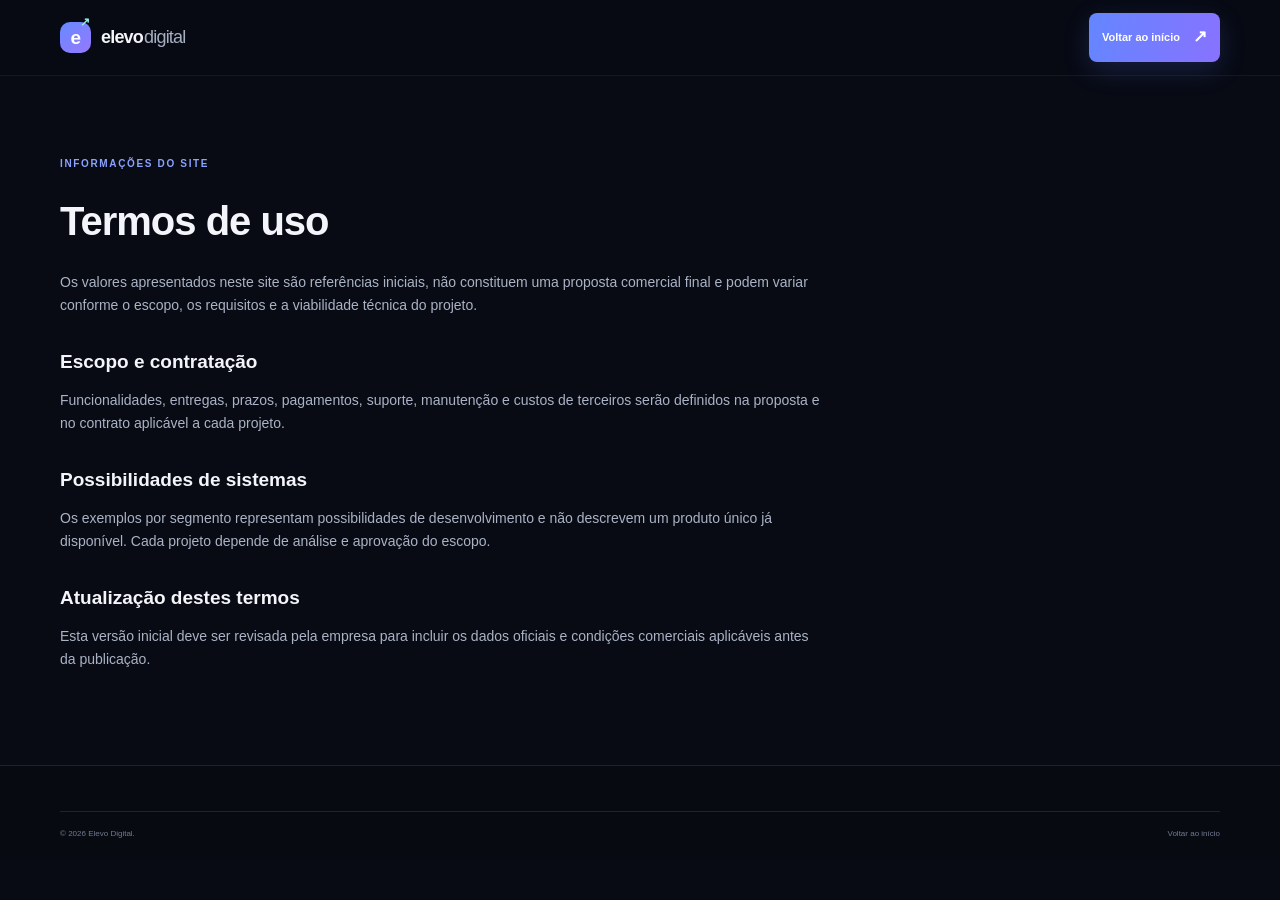
<file: termos.html>
<!doctype html><html lang="pt-BR"><head><meta charset="utf-8"><meta name="viewport" content="width=device-width, initial-scale=1"><meta name="description" content="Termos de uso do site Elevo Digital."><title>Termos de uso — Elevo Digital</title><link rel="icon" type="image/svg+xml" href="assets/favicon.svg"><link rel="stylesheet" href="styles.css"><script src="config.js" defer></script><script src="script.js" defer></script></head><body><header class="site-header"><div class="container nav-wrap"><a class="brand" href="index.html"><span class="brand-mark">e<span>↗</span></span><span>elevo<span class="brand-light">digital</span></span></a><a class="button button-small" href="index.html">Voltar ao início <span>↗</span></a></div></header><main class="container legal-page"><div class="eyebrow">INFORMAÇÕES DO SITE</div><h1>Termos de uso</h1><p>Os valores apresentados neste site são referências iniciais, não constituem uma proposta comercial final e podem variar conforme o escopo, os requisitos e a viabilidade técnica do projeto.</p><h2>Escopo e contratação</h2><p>Funcionalidades, entregas, prazos, pagamentos, suporte, manutenção e custos de terceiros serão definidos na proposta e no contrato aplicável a cada projeto.</p><h2>Possibilidades de sistemas</h2><p>Os exemplos por segmento representam possibilidades de desenvolvimento e não descrevem um produto único já disponível. Cada projeto depende de análise e aprovação do escopo.</p><h2>Atualização destes termos</h2><p>Esta versão inicial deve ser revisada pela empresa para incluir os dados oficiais e condições comerciais aplicáveis antes da publicação.</p></main><footer class="site-footer"><div class="container footer-bottom"><span>© <span id="year"></span> Elevo Digital.</span><a href="index.html">Voltar ao início</a></div></footer><script>document.getElementById('year').textContent=new Date().getFullYear()</script></body></html>
</file>
<file: styles.css>
:root{--bg:#080b14;--panel:#101522;--panel-2:#131a2a;--line:#242b3b;--text:#f4f5fa;--muted:#a5adbf;--blue:#6b8cff;--cyan:#62e0dd;--violet:#9a7bff;--font:'DM Sans',sans-serif;--display:'Manrope',sans-serif;--container:1160px}*{box-sizing:border-box}html{scroll-behavior:smooth;scroll-padding-top:86px}body{margin:0;background:var(--bg);color:var(--text);font-family:var(--font);font-size:15px;line-height:1.65;-webkit-font-smoothing:antialiased}a{color:inherit;text-decoration:none}button{font:inherit}.container{width:min(var(--container),calc(100% - 48px));margin-inline:auto}.section{padding:105px 0}.skip-link{position:fixed;z-index:200;left:16px;top:12px;padding:10px 16px;background:#fff;color:#111;transform:translateY(-160%);border-radius:8px}.skip-link:focus{transform:none}.site-header{height:76px;position:sticky;top:0;z-index:100;background:rgba(8,11,20,.89);backdrop-filter:blur(16px);border-bottom:1px solid rgba(255,255,255,.06)}.nav-wrap{height:100%;display:flex;align-items:center;justify-content:space-between}.brand{display:inline-flex;align-items:center;gap:10px;font:800 18px var(--display);letter-spacing:-.8px}.brand-mark{width:31px;height:31px;border-radius:10px;display:grid;place-items:center;position:relative;background:linear-gradient(140deg,#668aff,#9778ff);font-size:19px;color:white}.brand-mark span{position:absolute;right:2px;top:-7px;font-size:12px;color:#90eee1}.brand-light{font-weight:500;color:#a6aec1;margin-left:1px}.site-nav{display:flex;align-items:center;gap:25px}.site-nav>a:not(.button){font-size:12px;color:#b5bdce;transition:color .2s}.site-nav>a:not(.button):hover,.footer-col a:hover{color:#fff}.button{display:inline-flex;align-items:center;justify-content:center;gap:13px;padding:14px 18px;border-radius:8px;background:linear-gradient(105deg,#6486ff,#8872ff);color:#fff;font-size:13px;font-weight:700;box-shadow:0 8px 27px rgba(91,116,255,.2);transition:transform .2s,box-shadow .2s}.button:hover{transform:translateY(-2px);box-shadow:0 12px 34px rgba(91,116,255,.34)}.button span{font-size:17px}.button-small{padding:10px 13px;font-size:11px}.button-ghost{background:#111725;border:1px solid #31384a;box-shadow:none;color:#ecedfa}.menu-toggle{display:none}.hero{padding:84px 0 0;overflow:hidden;background:radial-gradient(ellipse 450px 380px at 77% 43%,rgba(90,92,232,.12),transparent 74%),radial-gradient(ellipse 520px 300px at 10% 10%,rgba(44,100,190,.06),transparent 70%)}.hero-grid{display:grid;grid-template-columns:1fr 1.04fr;align-items:center;gap:40px;min-height:475px}.eyebrow{font-size:10px;font-weight:700;letter-spacing:1.65px;color:#8ba2ff}.pulse{display:inline-block;width:6px;height:6px;background:#65e2cf;border-radius:50%;margin:0 8px 1px 0;box-shadow:0 0 13px #65e2cf}.hero h1,.section-heading h2,.systems-copy h2,.why-grid h2,.faq-title h2,.contact-content h2{font:700 clamp(36px,4.25vw,57px)/1.15 var(--display);letter-spacing:-2.7px;margin:20px 0}.hero h1 span,.section-heading h2 span,.systems-copy h2 span,.why-grid h2 span,.faq-title h2 span,.contact-content h2 span{background:linear-gradient(100deg,#8298ff 5%,#b09aff 55%,#7be5d5);background-clip:text;-webkit-background-clip:text;color:transparent}.hero-lede{font-size:15px;line-height:1.8;color:#a8b0c1;max-width:500px;margin-bottom:25px}.hero-actions{display:flex;gap:11px;flex-wrap:wrap}.hero-proof{display:flex;align-items:center;gap:12px;margin-top:32px}.proof-icon{width:35px;height:35px;display:grid;place-items:center;border:1px solid #333c51;color:#94a5ff;border-radius:10px}.hero-proof p{font-size:11px;line-height:1.6;color:#a4adbf;margin:0}.hero-proof strong{color:#e6e8f1;font-size:12px}.hero-art{position:relative;height:464px;display:flex;align-items:center;justify-content:center}.orbit{position:absolute;border:1px solid rgba(121,139,255,.14);border-radius:50%;transform:rotate(-18deg)}.orbit-one{width:505px;height:310px}.orbit-two{width:425px;height:370px;transform:rotate(37deg);border-color:rgba(101,225,211,.1)}.window-card{position:absolute;background:#121927;border:1px solid rgba(183,194,236,.18);border-radius:12px;box-shadow:0 25px 70px #02040aa8}.dashboard{z-index:2;right:16px;top:70px;width:410px;overflow:hidden;transform:rotate(1.2deg)}.window-top{height:33px;border-bottom:1px solid #222b3d;display:flex;align-items:center;gap:9px;padding:0 12px;font-size:8px;color:#8490a7}.window-dots{display:flex;gap:4px}.window-dots i{width:5px;height:5px;border-radius:50%;background:#ef727c}.window-dots i:nth-child(2){background:#e8be70}.window-dots i:nth-child(3){background:#65cda5}.window-plus{margin-left:auto;font-size:15px}.dash-body{display:flex;min-height:238px}.dash-side{width:39px;border-right:1px solid #252e3f;display:flex;align-items:center;flex-direction:column;gap:14px;padding:11px 0;color:#63708a;font-size:10px}.mini-logo{font:800 13px var(--display);color:#9aa7ff;margin-bottom:6px}.side-active{color:#b8bdff;background:#222c4d;padding:5px;border-radius:5px}.dash-main{flex:1;padding:14px}.dash-heading{display:flex;justify-content:space-between}.dash-heading small,.metric small,.chart-label small{font-size:7px;letter-spacing:.5px;color:#818ba0}.dash-heading h3{font:600 14px var(--display);margin:2px 0 12px}.dash-heading h3 span{color:#84e3cd}.dash-avatar{width:20px;height:20px;border-radius:50%;display:grid;place-items:center;background:#554b96;font-size:8px}.metric-row{display:grid;grid-template-columns:1fr 1fr;gap:8px}.metric{padding:9px;border:1px solid #293347;border-radius:6px;background:#151e2e}.metric strong{display:block;font:700 18px var(--display);margin:3px 0}.metric strong i{font-size:8px;color:#66dfc3}.metric>span{font-size:7px;color:#8a95aa}.metric .positive{color:#6dd9bc}.chart-card{border:1px solid #293347;border-radius:6px;margin-top:9px;padding:8px}.chart-label{display:flex;justify-content:space-between;font-size:8px}.chart{height:68px;display:flex;align-items:end;gap:7px;border-bottom:1px solid #30394b;margin-top:8px;background:repeating-linear-gradient(to bottom,transparent 0,transparent 20px,#242c3c 21px)}.chart span{flex:1;border-radius:3px 3px 0 0;background:linear-gradient(0deg,#5c72e1,#68dacc);opacity:.85}.chart-days{display:flex;justify-content:space-between;font-size:6px;color:#77839c;margin-top:4px}.site-preview{z-index:3;left:7px;bottom:57px;width:277px;height:187px;overflow:hidden;transform:rotate(-5deg);background:linear-gradient(135deg,#1a2741,#141a34)}.preview-bar{position:relative;z-index:2;height:30px;border-bottom:1px solid #ffffff19;display:flex;align-items:center;justify-content:space-between;padding:0 10px;color:#aeb8d2;font-size:6px}.preview-logo{display:flex;align-items:center;gap:4px;font-weight:700;color:#f3f4fa}.preview-logo i{width:8px;height:8px;background:#9c91ff;border-radius:3px}.preview-bar b{font-size:10px;color:#9caaff}.preview-content{position:relative;z-index:2;padding:14px 17px}.preview-content small{font-size:6px;letter-spacing:1px;color:#8ee2d7}.preview-content strong{display:block;font:700 21px/1.15 var(--display);letter-spacing:-.5px;margin:6px 0}.preview-content em{font-style:normal;color:#a49aff}.preview-button{display:block;width:61px;height:13px;border-radius:4px;background:linear-gradient(90deg,#6785ff,#a287ff)}.preview-sun{position:absolute;width:143px;height:143px;border-radius:50%;right:-34px;bottom:-53px;background:linear-gradient(135deg,#75d7c3,#776ff5);opacity:.8;filter:blur(1px)}.float-chip{position:absolute;z-index:4;background:#171f30;border:1px solid #3a455b;border-radius:7px;padding:9px 12px;font-size:9px;color:#e5e9f5;box-shadow:0 8px 25px #05081088}.chip-top{right:0;top:36px}.chip-dot{display:inline-block;width:6px;height:6px;background:#60e0c5;border-radius:50%;margin-right:6px}.chip-bottom{left:56px;bottom:28px}.check{color:#76e3c9;font-size:12px;margin-right:5px}.decor{position:absolute;color:#8796ff;font-size:20px}.decor-a{right:28px;bottom:87px}.decor-b{left:62px;top:90px;color:#76ddcd;font-size:14px}.hero-bottom{height:77px;border-top:1px solid #ffffff0d;display:flex;align-items:center;justify-content:space-between;margin-top:56px}.hero-bottom>span{font-size:9px;letter-spacing:1.15px;color:#768197}.hero-bottom>div{display:flex;align-items:center;gap:14px;font-size:10px;color:#bbc4d5}.hero-bottom i{width:3px;height:3px;border-radius:50%;background:#738dff}.pain-section{background:#0b0f19}.section-heading{margin-bottom:40px}.section-heading h2{font-size:clamp(30px,3.5vw,43px);letter-spacing:-1.8px;margin:15px 0}.two-col{display:grid;grid-template-columns:1.35fr .65fr;align-items:end;gap:60px}.two-col>p{margin:0 0 7px;color:var(--muted);font-size:13px;max-width:370px}.pain-grid{display:grid;grid-template-columns:repeat(3,1fr);gap:10px}.pain-card{min-height:114px;padding:17px 18px;border:1px solid #202738;border-radius:9px;background:linear-gradient(125deg,#101522,#0e131e);display:grid;grid-template-columns:1fr 24px;align-content:space-between;transition:border-color .2s,transform .2s}.pain-card:hover{border-color:#4e5c8e;transform:translateY(-2px)}.pain-card span{grid-column:1;color:#727f9a;font-size:9px;letter-spacing:1px}.pain-card b{font-size:12px;font-weight:500;line-height:1.5;max-width:230px}.pain-card i{grid-column:2;grid-row:1/3;align-self:center;color:#8594ff;font-style:normal}.statement{margin-top:24px;padding:19px 22px;border:1px solid #283147;border-radius:9px;display:flex;align-items:center;gap:18px;background:linear-gradient(100deg,#141a2c,#111724)}.statement-mark{font:800 21px var(--display);color:#9d9aff}.statement p{margin:0;flex:1;color:#c0c6d3;font-size:13px}.statement strong{color:#f1f2f7}.statement-arrow{color:#8e9fff}.services-section{background:radial-gradient(ellipse 500px 250px at 52% 40%,#25234922,transparent 75%)}.center{text-align:center}.center .eyebrow{display:block}.center .section-heading{margin-bottom:0}.center>p{color:var(--muted);font-size:13px;margin:0}.services-grid{display:grid;grid-template-columns:repeat(3,1fr);gap:12px}.service-card{position:relative;min-height:250px;padding:23px;border:1px solid #222a3b;border-radius:10px;background:linear-gradient(145deg,#111724,#0e131e);transition:transform .2s,border-color .2s}.service-card:hover{transform:translateY(-3px);border-color:#48547d}.service-card.featured{background:linear-gradient(145deg,#1b2140,#111522);border-color:#4b5486}.service-icon{width:37px;height:37px;border:1px solid #3a4560;border-radius:9px;display:grid;place-items:center;color:#9eabff;font-size:17px;margin-bottom:18px;background:#1a2133}.featured .service-icon{color:#90e5d7;border-color:#44756e;background:#1b2e36}.service-number{font-size:8px;letter-spacing:1.3px;color:#838da4}.service-card h3{font:600 17px var(--display);margin:6px 0 8px;letter-spacing:-.3px}.service-card p{font-size:11px;line-height:1.7;color:#9da7bb;margin:0 0 16px}.service-card>a{font-size:10px;color:#b8c3ff;font-weight:600}.service-card>a span{margin-left:5px}.systems-section{background:#0b0f19}.systems-grid{display:grid;grid-template-columns:.9fr 1.1fr;gap:78px;align-items:center}.systems-copy h2{font-size:clamp(32px,3.6vw,46px);letter-spacing:-2px;margin:16px 0}.systems-copy>p{color:var(--muted);font-size:13px;line-height:1.8}.systems-cta{display:flex;align-items:center;gap:13px;margin-top:22px;flex-wrap:wrap}.systems-cta small{color:#79859a;font-size:9px}.system-visual{margin-top:44px;height:165px;position:relative}.system-window{position:absolute;left:4px;right:24px;top:0;padding:13px;border:1px solid #31394d;background:linear-gradient(130deg,#171f30,#121a28);border-radius:9px;box-shadow:0 14px 40px #0005}.sys-top{display:flex;justify-content:space-between;color:#8490a4;font-size:7px;letter-spacing:1px}.sys-online{color:#6bd9bd}.sys-summary{display:flex;justify-content:space-between;align-items:end;padding:12px 0 8px;border-bottom:1px solid #293244}.sys-summary small{display:block;font-size:8px;color:#8995aa}.sys-summary strong{font:600 14px var(--display)}.sys-chart{width:100px;height:34px;display:flex;align-items:end;gap:5px}.sys-chart i{width:8px;border-radius:2px 2px 0 0;background:linear-gradient(#8b84ff,#64d8ce);height:40%}.sys-chart i:nth-child(2){height:65%}.sys-chart i:nth-child(3){height:52%}.sys-chart i:nth-child(4){height:88%}.sys-chart i:nth-child(5){height:70%}.sys-chart i:nth-child(6){height:100%}.sys-chart i:nth-child(7){height:80%}.sys-lines{display:grid;grid-template-columns:repeat(3,1fr);gap:6px;margin-top:9px}.sys-lines span{padding:6px;background:#1a2333;border-radius:4px;font-size:7px;color:#b4bdd0}.sys-lines span i{color:#929bff;font-style:normal;margin-right:4px}.sys-lines b{display:block;font-weight:400;color:#71d6bd;font-size:6px;padding-left:16px}.sys-orbit{position:absolute;right:0;top:-18px;color:#9295ff;font-size:24px}.industry-intro{padding:3px 0 13px}.industry-intro span{font-size:8px;letter-spacing:1.3px;color:#8490a7}.industry-intro p{font:500 15px var(--display);margin:6px 0;color:#e1e4ee}.industry{display:grid;grid-template-columns:38px 1fr 20px;gap:13px;align-items:start;padding:13px 0;border-top:1px solid #222a3a}.industry-icon{width:32px;height:32px;border:1px solid #31394d;border-radius:8px;background:#151c2b;display:grid;place-items:center;color:#a5a7ff;font-size:13px}.industry h3{font:600 12px var(--display);margin:0 0 2px}.industry p{font-size:10px;line-height:1.55;color:#8f9aaf;margin:0}.industry>span{color:#7e8dff;font-size:12px}.industry-note{font-size:9px;color:#788399;line-height:1.6;margin:13px 0 0}.pricing-section{background:linear-gradient(180deg,#080b14,#0c1020 50%,#0a0e18)}.pricing-heading{margin-bottom:30px}.price-tabs{display:grid;grid-template-columns:repeat(4,1fr);border-bottom:1px solid #293147}.price-tab{display:flex;justify-content:space-between;align-items:center;gap:12px;background:none;color:#939db1;border:0;border-bottom:2px solid transparent;padding:15px 15px;font-size:12px;text-align:left;cursor:pointer}.price-tab span{font-size:8px;color:#66728a}.price-tab.active{color:#f1f2fa;border-bottom-color:#8b8cff}.price-tab.active span{color:#a5a5ff}.price-panel{padding:26px 0 0}.price-intro{display:flex;justify-content:space-between;align-items:end;padding:0 3px 16px}.price-intro .eyebrow{font-size:8px}.price-intro h3{font:600 20px var(--display);margin:5px 0 0}.price-intro>p{font-size:10px;color:#8994a9;max-width:310px;margin:0}.price-list{border-top:1px solid #242c3d}.price-item{display:grid;grid-template-columns:1fr auto 35px;gap:15px;align-items:center;padding:14px 12px;border-bottom:1px solid #242c3d;transition:background .18s}.price-item:hover{background:#151a2a}.price-item h4{font:500 12px var(--display);margin:0;color:#e1e5ef}.price-item p{font-size:9px;margin:1px 0 0;color:#838da1}.price-item>strong{font:600 12px var(--display);color:#d9dcff;text-align:right}.price-item>strong small{font-size:9px;color:#a2aac0;font-weight:400}.price-item>a{width:27px;height:27px;display:grid;place-items:center;border:1px solid #343c51;border-radius:6px;color:#a6b1ff;font-size:13px;justify-self:end}.price-item>a:hover{background:#7a7cff;color:white}.price-disclaimer{font-size:9px;line-height:1.7;color:#818ca1;margin-top:17px;max-width:900px}.process-section{background:#0b0f19}.steps-grid{display:grid;grid-template-columns:repeat(4,1fr);gap:0;position:relative}.steps-grid:before{content:"";position:absolute;left:9%;right:9%;top:24px;height:1px;background:linear-gradient(90deg,#313b58,#555593,#3b5261)}.step{position:relative;padding:0 23px 0 0}.step>span{width:48px;height:48px;border:1px solid #404a68;border-radius:50%;display:grid;place-items:center;background:#111625;color:#a4aaff;font-size:11px;position:relative;z-index:1}.step-icon{position:absolute;top:14px;left:17px;color:#8ee1d1;font-size:15px}.step h3{font:600 13px var(--display);margin:17px 0 5px}.step p{font-size:10px;line-height:1.7;color:#929db0;margin:0;max-width:210px}.timeline-note{text-align:center;font-size:9px;color:#768197;margin:28px 0 0}.why-section{background:radial-gradient(ellipse 600px 340px at 14% 75%,#26264a22,transparent 70%)}.why-grid{display:grid;grid-template-columns:.85fr 1.15fr;gap:95px;align-items:start}.why-grid h2{font-size:clamp(32px,3.5vw,44px);letter-spacing:-2px;margin:15px 0}.why-grid>div:first-child>p{font-size:12px;color:#97a1b5;max-width:330px}.why-list article{display:grid;grid-template-columns:35px 1fr 20px;gap:10px;align-items:center;padding:13px 0;border-bottom:1px solid #262e3e}.why-list article:first-child{border-top:1px solid #262e3e}.why-list article>b{font-size:9px;color:#7888ff}.why-list h3{font:600 12px var(--display);margin:0}.why-list p{font-size:9px;color:#8994a9;margin:2px 0 0}.why-list article>span{color:#8594ff}.faq-section{background:#0b0f19}.faq-grid{display:grid;grid-template-columns:.7fr 1.3fr;gap:84px}.faq-title h2{font-size:42px;margin:14px 0}.faq-title>p{font-size:12px;color:#929db1;max-width:260px}.faq-title>a{display:block;color:#dce0ec;font-size:10px;margin-top:25px}.faq-title>a span{display:block;color:#9ca7ff;margin-top:5px;font-weight:600}.faq-list details{border-bottom:1px solid #293143}.faq-list details:first-child{border-top:1px solid #293143}.faq-list summary{list-style:none;cursor:pointer;display:flex;align-items:center;justify-content:space-between;gap:20px;padding:15px 3px;font-size:11px;color:#e4e7f0}.faq-list summary::-webkit-details-marker{display:none}.faq-list summary span{width:17px;height:17px;position:relative;flex:none}.faq-list summary span:before,.faq-list summary span:after{content:"";position:absolute;left:3px;top:8px;width:11px;height:1px;background:#9ca6ff;transition:transform .2s}.faq-list summary span:after{transform:rotate(90deg)}.faq-list details[open] summary span:after{transform:rotate(0)}.faq-list details>p{font-size:10px;line-height:1.75;color:#98a3b7;padding:0 28px 14px 3px;margin:-2px 0 0}.contact-section{padding:90px 0}.contact-card{min-height:310px;position:relative;overflow:hidden;border:1px solid #4e5582;border-radius:13px;padding:53px 62px;background:radial-gradient(ellipse 420px 300px at 83% 90%,#644bd64a,transparent 70%),linear-gradient(110deg,#18213b,#171a37 60%,#20204b)}.contact-content{max-width:620px;position:relative;z-index:2}.contact-content .eyebrow{color:#9bafff}.contact-content h2{font-size:clamp(32px,4vw,47px);letter-spacing:-2px;margin:13px 0}.contact-content>p{max-width:500px;font-size:12px;color:#bdc4d6}.contact-actions{display:flex;gap:10px;flex-wrap:wrap;margin-top:22px}.button-light{background:#eef0ff;color:#25294a;box-shadow:none}.button-outline-light{background:transparent;border:1px solid #7179a5;color:#f2f3ff;box-shadow:none}.contact-hint{font-size:9px!important;color:#c8cbdf!important;min-height:12px}.contact-decoration{position:absolute;right:90px;top:56px;font:800 185px/.9 var(--display);color:#ffffff09;letter-spacing:-20px}.contact-decoration span{font-size:70px;color:#a9a4ff22;vertical-align:top}.contact-orb{position:absolute;border-radius:50%;filter:blur(1px)}.orb-a{width:205px;height:205px;right:53px;bottom:-118px;background:linear-gradient(135deg,#5ed5ce55,#8b6bff77)}.orb-b{width:95px;height:95px;right:204px;bottom:-58px;background:linear-gradient(135deg,#767fff77,#64d8d066)}.contact-spark{position:absolute;right:82px;bottom:57px;font-size:29px;color:#b7a8ff}.site-footer{background:#080a11;padding:45px 0 19px;border-top:1px solid #1c2230}.footer-main{display:grid;grid-template-columns:1.4fr .7fr .9fr .8fr;gap:55px;padding-bottom:35px}.footer-about>p{font-size:10px;line-height:1.7;color:#828da2;max-width:235px}.footer-col{display:flex;flex-direction:column;gap:7px}.footer-col h3{font:600 10px var(--display);margin:5px 0 8px;color:#e3e6f0}.footer-col>a,.footer-col>p{font-size:9px;color:#8791a5;margin:0}.footer-contact .contact-status{color:#aab4ff}.footer-contact .contact-status span{margin-left:5px}.footer-bottom{border-top:1px solid #1e2431;padding-top:15px;display:flex;justify-content:space-between;align-items:center;color:#707b90;font-size:8px}.footer-bottom>div{display:flex;gap:22px;align-items:center}.footer-bottom a:hover{color:white}.footer-bottom b{color:#7fe0d1;font-size:12px}.toast{position:fixed;z-index:300;bottom:24px;left:50%;transform:translate(-50%,20px);padding:12px 18px;border:1px solid #404969;border-radius:8px;background:#151b2a;color:#f3f4fb;font-size:12px;box-shadow:0 10px 30px #0009;opacity:0;pointer-events:none;transition:all .25s;max-width:min(480px,calc(100% - 30px));text-align:center}.toast.show{opacity:1;transform:translate(-50%,0)}
.legal-page{min-height:75vh;padding:80px 0}.legal-page h1{font:700 40px var(--display);letter-spacing:-1px}.legal-page h2{font:600 19px var(--display);margin-top:34px}.legal-page p,.legal-page li{color:#aab3c5;font-size:14px;max-width:760px}.legal-page a{color:#aab5ff;text-decoration:underline}
@media(max-width:1000px){.site-nav{gap:15px}.site-nav>a:not(.button){font-size:10px}.systems-grid{gap:45px}.why-grid{gap:50px}.faq-grid{gap:50px}.hero-grid{gap:15px}.dashboard{right:0;width:370px}.site-preview{left:-5px}}
@media(max-width:760px){html{scroll-padding-top:70px}.container{width:min(100% - 34px,var(--container))}.section{padding:74px 0}.site-header{height:66px}.menu-toggle{display:flex;width:40px;height:40px;flex-direction:column;justify-content:center;align-items:center;gap:5px;border:1px solid #333b4e;border-radius:8px;background:#111725;color:#fff;cursor:pointer}.menu-toggle span{width:16px;height:1.5px;background:#dce1ee;transition:transform .2s}.menu-toggle[aria-expanded="true"] span:first-child{transform:translateY(3.25px) rotate(45deg)}.menu-toggle[aria-expanded="true"] span:last-child{transform:translateY(-3.25px) rotate(-45deg)}.site-nav{position:absolute;top:65px;left:0;right:0;display:none;padding:13px 20px 20px;background:#0d111c;border-bottom:1px solid #283044;flex-direction:column;align-items:stretch;gap:0}.site-nav.open{display:flex}.site-nav>a:not(.button){padding:11px 3px;font-size:13px;border-bottom:1px solid #202738}.site-nav .nav-cta{margin-top:13px;justify-content:center}.hero{padding-top:55px}.hero-grid{grid-template-columns:1fr;gap:5px}.hero h1{font-size:clamp(38px,10vw,55px);letter-spacing:-2.5px;max-width:630px}.hero-lede{font-size:14px}.hero-art{height:380px;margin-top:17px;transform:scale(.9);transform-origin:center top;margin-bottom:-25px}.dashboard{right:3%;top:45px;width:min(410px,90%)}.site-preview{left:3%;bottom:42px}.chip-top{right:2%;top:14px}.chip-bottom{left:8%;bottom:17px}.hero-bottom{margin-top:33px;height:auto;padding:17px 0;align-items:flex-start;gap:12px;flex-direction:column}.hero-bottom>div{gap:10px;flex-wrap:wrap}.two-col{grid-template-columns:1fr;gap:15px}.section-heading{margin-bottom:28px}.section-heading h2{font-size:32px}.pain-grid{grid-template-columns:repeat(2,1fr);gap:8px}.pain-card{min-height:106px;padding:13px}.pain-card b{font-size:11px}.statement{padding:15px;gap:12px}.statement p{font-size:11px}.services-grid{grid-template-columns:repeat(2,1fr)}.service-card{padding:17px;min-height:265px}.service-card h3{font-size:15px}.service-card p{font-size:10px}.systems-grid{grid-template-columns:1fr;gap:34px}.systems-copy h2{font-size:36px}.system-visual{margin-top:28px}.industry-intro p{font-size:14px}.price-tabs{grid-template-columns:1fr}.price-tab{padding:12px 4px;border-bottom:1px solid #252d40}.price-tab.active{border-bottom:1px solid #8b8cff}.price-intro{align-items:flex-start;gap:8px;flex-direction:column}.price-intro>p{max-width:unset}.price-item{grid-template-columns:1fr auto 30px;gap:8px;padding:13px 5px}.price-item h4{font-size:11px}.price-item>strong{font-size:10px}.steps-grid{grid-template-columns:repeat(2,1fr);gap:27px 17px}.steps-grid:before{display:none}.step{padding:0}.step h3{font-size:12px}.step p{font-size:9px}.why-grid{grid-template-columns:1fr;gap:28px}.faq-grid{grid-template-columns:1fr;gap:27px}.faq-title h2{font-size:36px}.faq-title>p{max-width:400px}.faq-title>a{margin-top:13px}.contact-section{padding:60px 0}.contact-card{padding:37px 27px;min-height:340px}.contact-content h2{font-size:36px}.contact-decoration{right:10px;top:10px;font-size:145px}.orb-a{right:-45px}.orb-b{right:100px}.footer-main{grid-template-columns:repeat(2,1fr);gap:28px 22px}.footer-about{grid-column:1/-1}.footer-bottom{align-items:flex-start;gap:12px;flex-direction:column}.footer-bottom>div{gap:15px;flex-wrap:wrap}}
@media(max-width:400px){.container{width:calc(100% - 28px)}.hero-actions .button{padding:12px 13px;font-size:11px}.hero-art{transform:scale(.78);height:335px;margin-left:-25px;margin-right:-25px}.services-grid{grid-template-columns:1fr}.service-card{min-height:unset}.price-item{grid-template-columns:1fr auto 25px}.price-item>strong{font-size:9px}.contact-actions .button{font-size:10px;padding:12px}.footer-main{gap:24px 15px}}
@media(prefers-reduced-motion:reduce){*,*::before,*::after{scroll-behavior:auto!important;transition:none!important;animation:none!important}}

.offer-details{margin-top:8px;font-size:10px;color:#9da8bd}.offer-details summary{list-style:none;display:inline-flex;align-items:center;gap:8px;color:#aab5ff;font-size:9px;cursor:pointer}.offer-details summary::-webkit-details-marker{display:none}.offer-details summary span{width:12px;height:12px;position:relative}.offer-details summary span:before,.offer-details summary span:after{content:"";position:absolute;left:2px;top:6px;width:8px;height:1px;background:#9ca6ff}.offer-details summary span:after{transform:rotate(90deg);transition:transform .2s}.offer-details[open] summary span:after{transform:rotate(0)}.offer-details ul{margin:7px 0 0;padding-left:16px}.offer-details li,.offer-details p{font-size:9px;line-height:1.6;color:#929db2;margin:3px 0}.plan-terms p{margin:6px 0}
:focus-visible{outline:2px solid var(--cyan);outline-offset:3px}
.monthly-plan .plan-fit{min-height:44px;margin:0 0 12px;color:#a5afc2;font-size:10px;line-height:1.55}
.monthly-plans{display:grid;grid-template-columns:repeat(3,minmax(0,1fr));gap:12px}.monthly-plan{position:relative;padding:23px 20px 20px;border:1px solid #252d40;border-radius:10px;background:linear-gradient(145deg,#111724,#0e131e)}.monthly-plan.recommended{border-color:#777be2;background:linear-gradient(145deg,#1c2340,#12182a);box-shadow:0 12px 35px #4c52a522}.recommended-badge{position:absolute;right:14px;top:14px;padding:4px 7px;border-radius:4px;background:#777be2;color:#fff;font-size:7px;font-weight:700;letter-spacing:.7px}.plan-kicker{display:block;color:#8c9cff;font-size:8px;letter-spacing:1.2px}.monthly-plan h3{font:600 17px var(--display);margin:7px 0}.plan-price{margin:10px 0 15px;font:700 25px var(--display);letter-spacing:-.8px;color:#e2e4ff}.plan-price span{font:400 11px var(--font);color:#9ba5b9;letter-spacing:0;margin-left:4px}.monthly-plan ul{list-style:none;padding:0;margin:0 0 18px;min-height:176px}.monthly-plan li{position:relative;padding:6px 0 6px 16px;border-top:1px solid #252d3c;color:#aab3c5;font-size:10px;line-height:1.5}.monthly-plan li:before{content:'✓';position:absolute;left:0;color:#79d9ca}.monthly-plan .button{width:100%;padding:11px 12px;font-size:10px}.plan-terms{font-size:9px;line-height:1.7;color:#8994a8;margin:15px 1px 0;max-width:900px}@media(max-width:760px){.price-tabs{grid-template-columns:repeat(2,minmax(0,1fr))}.monthly-plans{grid-template-columns:1fr}.monthly-plan ul{min-height:0}.recommended-badge{right:12px;top:12px}}

.monthly-plans{grid-template-columns:repeat(2,minmax(0,1fr))}
@media(max-width:760px){.monthly-plans{grid-template-columns:1fr}}
.monthly-plan .plan-price{display:flex;align-items:baseline;gap:5px;font-size:30px;line-height:1.15;letter-spacing:-1.1px;color:#eef0ff}.monthly-plan .plan-price span{margin-left:0;font-size:12px;font-weight:500;color:#aab3c5;letter-spacing:0}

.technology-strip{padding:24px 0 58px}.technology-inner{position:relative;overflow:hidden;padding:40px clamp(20px,5vw,64px) 28px;border:1px solid #39334f;border-radius:0 0 26px 26px;background:radial-gradient(ellipse 72% 115% at 50% 120%,#76528b 0%,#38284e 58%,#171326 100%);text-align:center}.technology-heading h2{margin:9px 0 8px;font:650 clamp(22px,3vw,34px)/1.2 var(--display);letter-spacing:-1.2px}.technology-heading h2 span{background:linear-gradient(100deg,#a6b6ff,#d3aaff 55%,#86e4d6);background-clip:text;-webkit-background-clip:text;color:transparent}.technology-heading>p{margin:0 auto 23px;max-width:590px;color:#c0bad0;font-size:11px}.technology-list{display:flex;justify-content:center;align-items:center;flex-wrap:wrap;gap:10px;margin:0;padding:0;list-style:none}.technology-list li{display:inline-flex;align-items:center;gap:9px;min-height:43px;padding:0 15px;border:1px solid #443b5d;border-radius:14px;background:#0c0b13;color:#eeebf5;font-size:12px;box-shadow:0 5px 18px #09070f33}.technology-list li span{color:#bca4f4;font-size:17px;line-height:1}.technology-note{display:block;margin-top:20px;color:#cbc3d5;font-size:10px;line-height:1.6}@media(max-width:760px){.technology-strip{padding:12px 0 43px}.technology-inner{padding:30px 17px 23px;border-radius:0 0 18px 18px}.technology-heading>p{font-size:10px}.technology-list{gap:7px}.technology-list li{min-height:38px;padding:0 11px;border-radius:12px;font-size:10px}.technology-list li span{font-size:15px}.technology-note{font-size:9px}}
</file>
